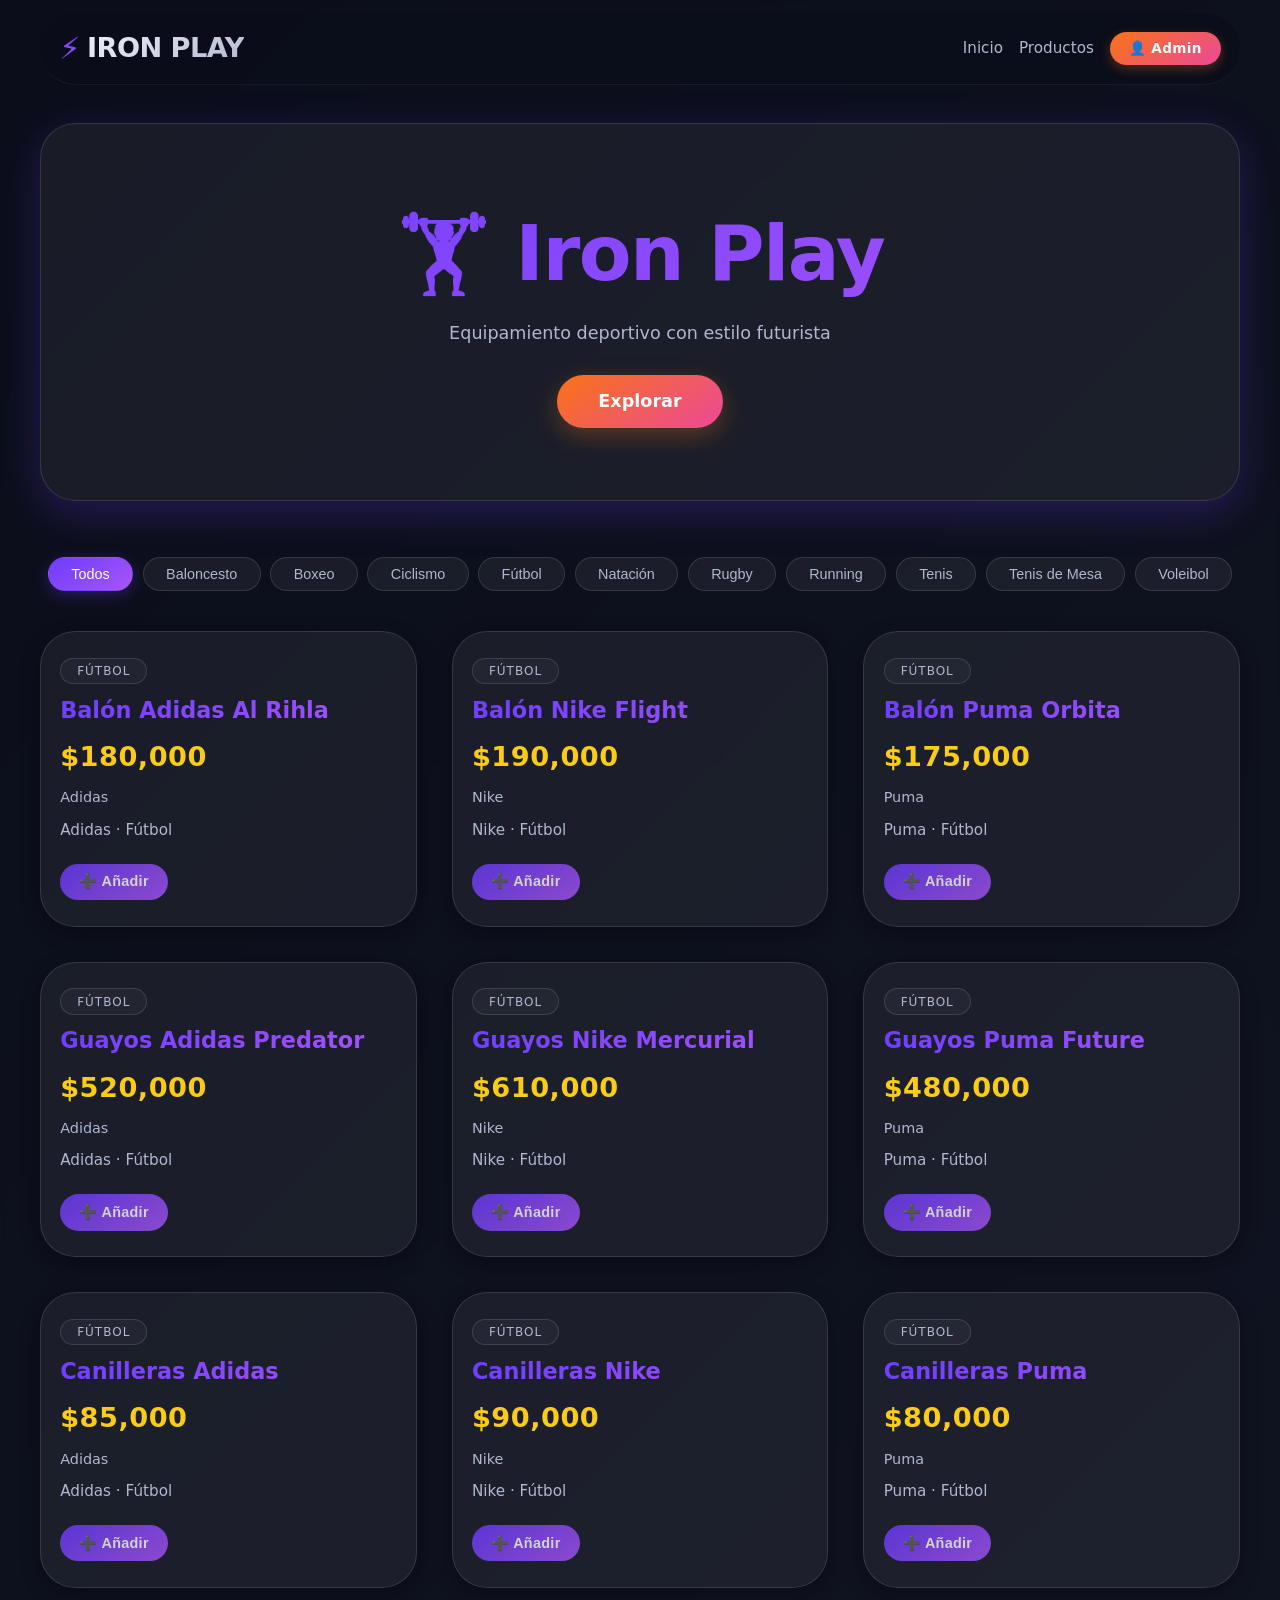
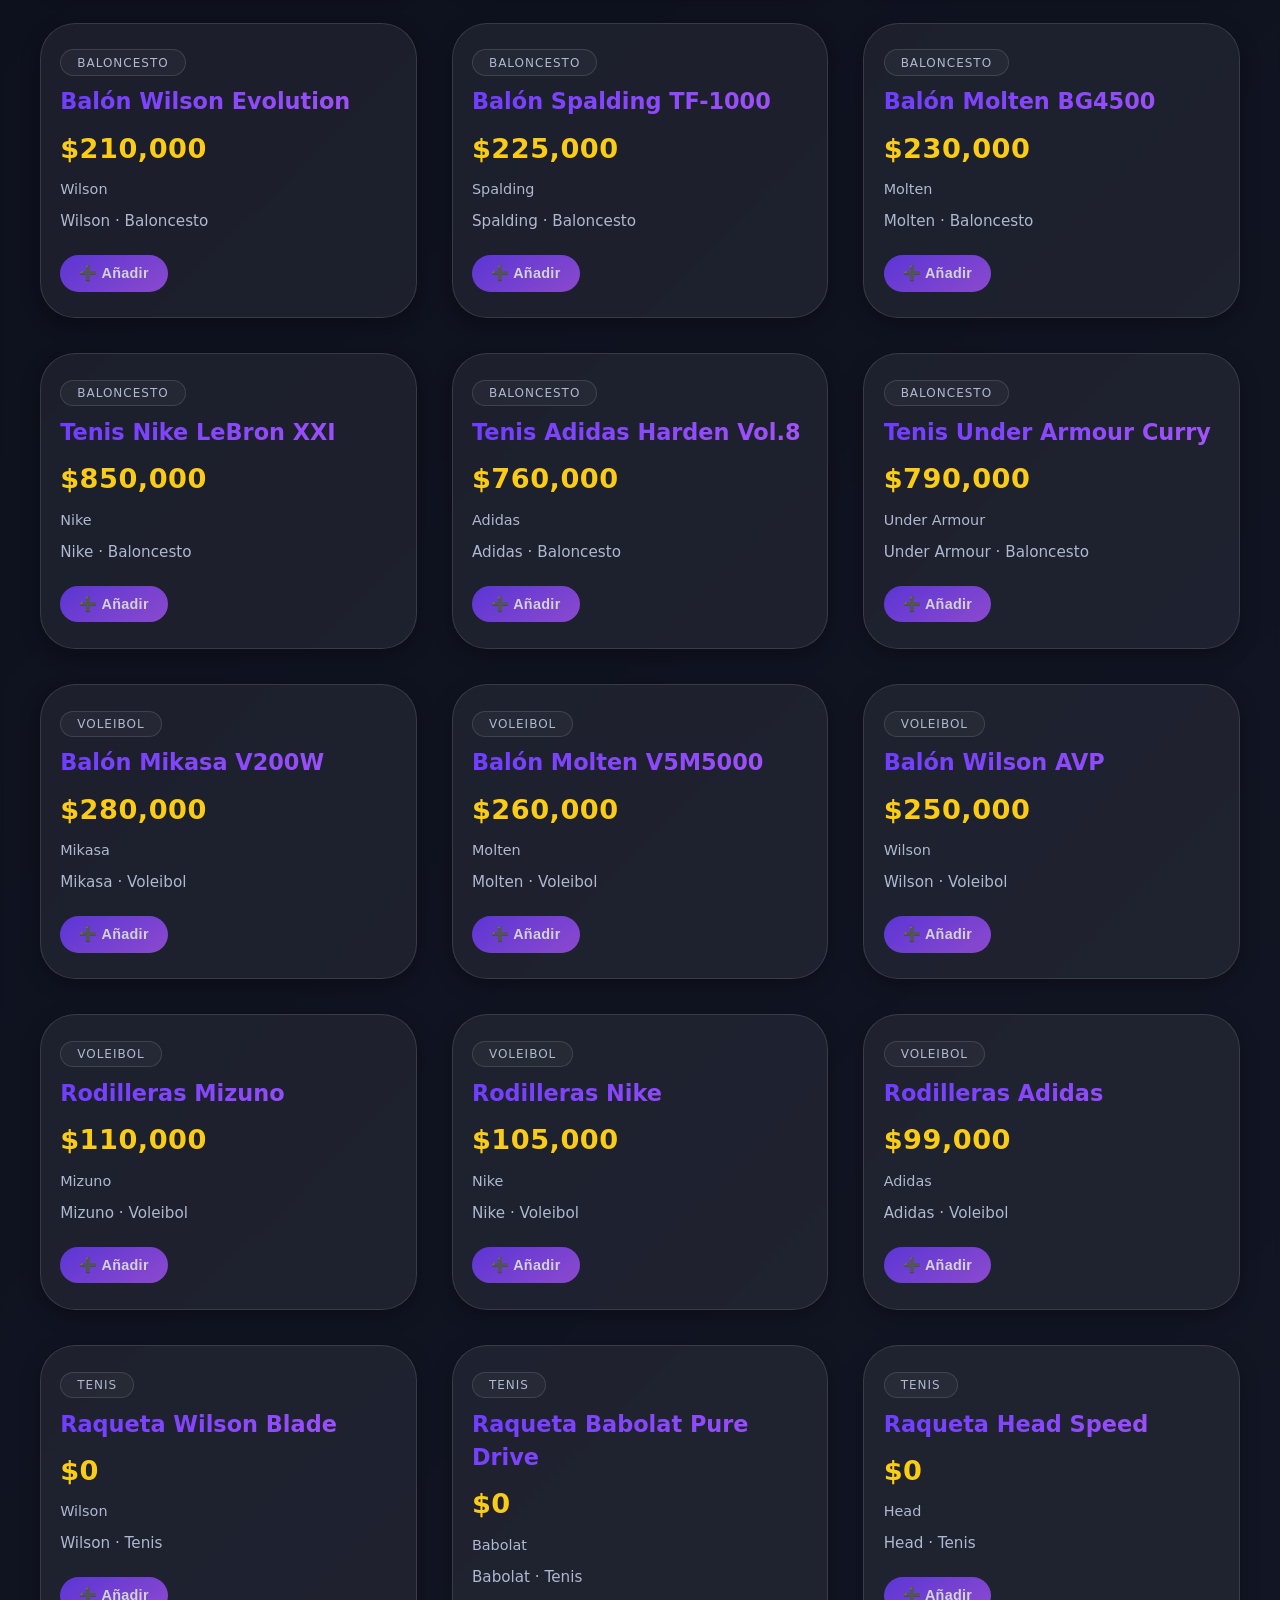
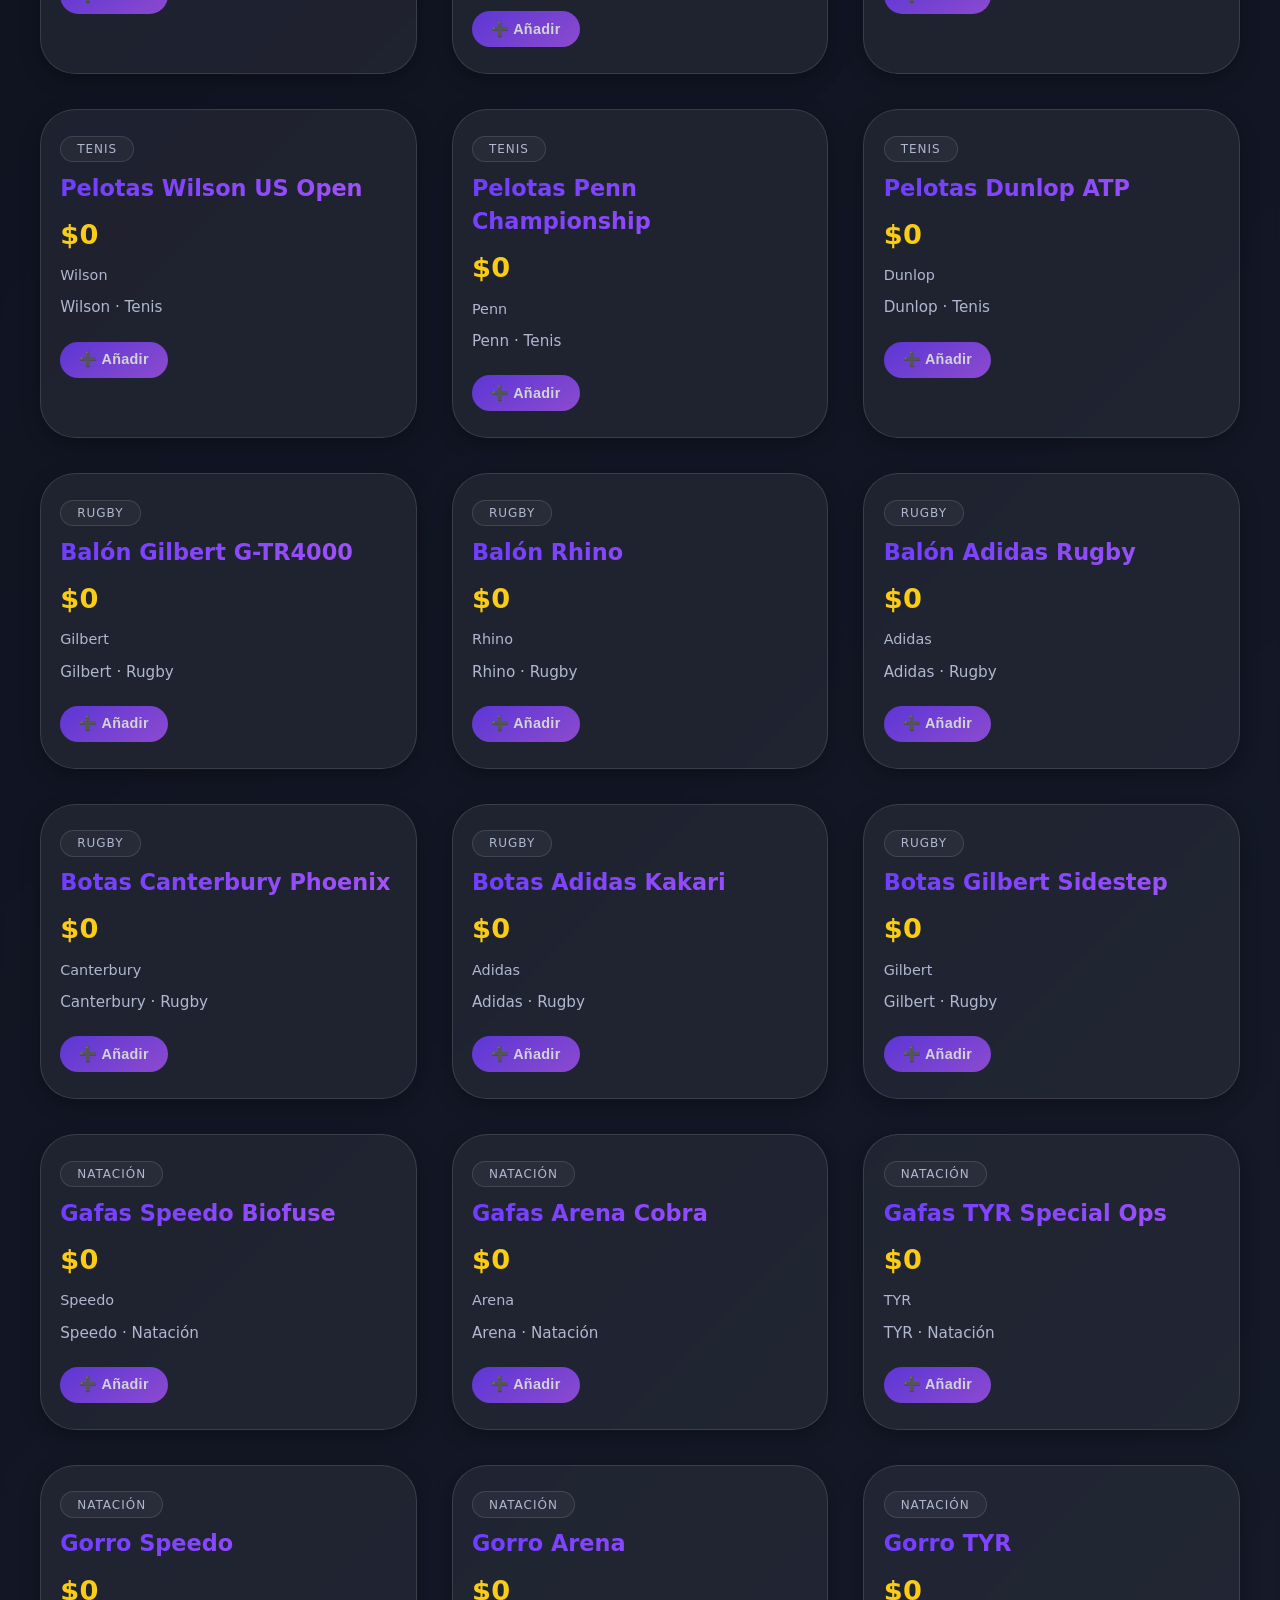
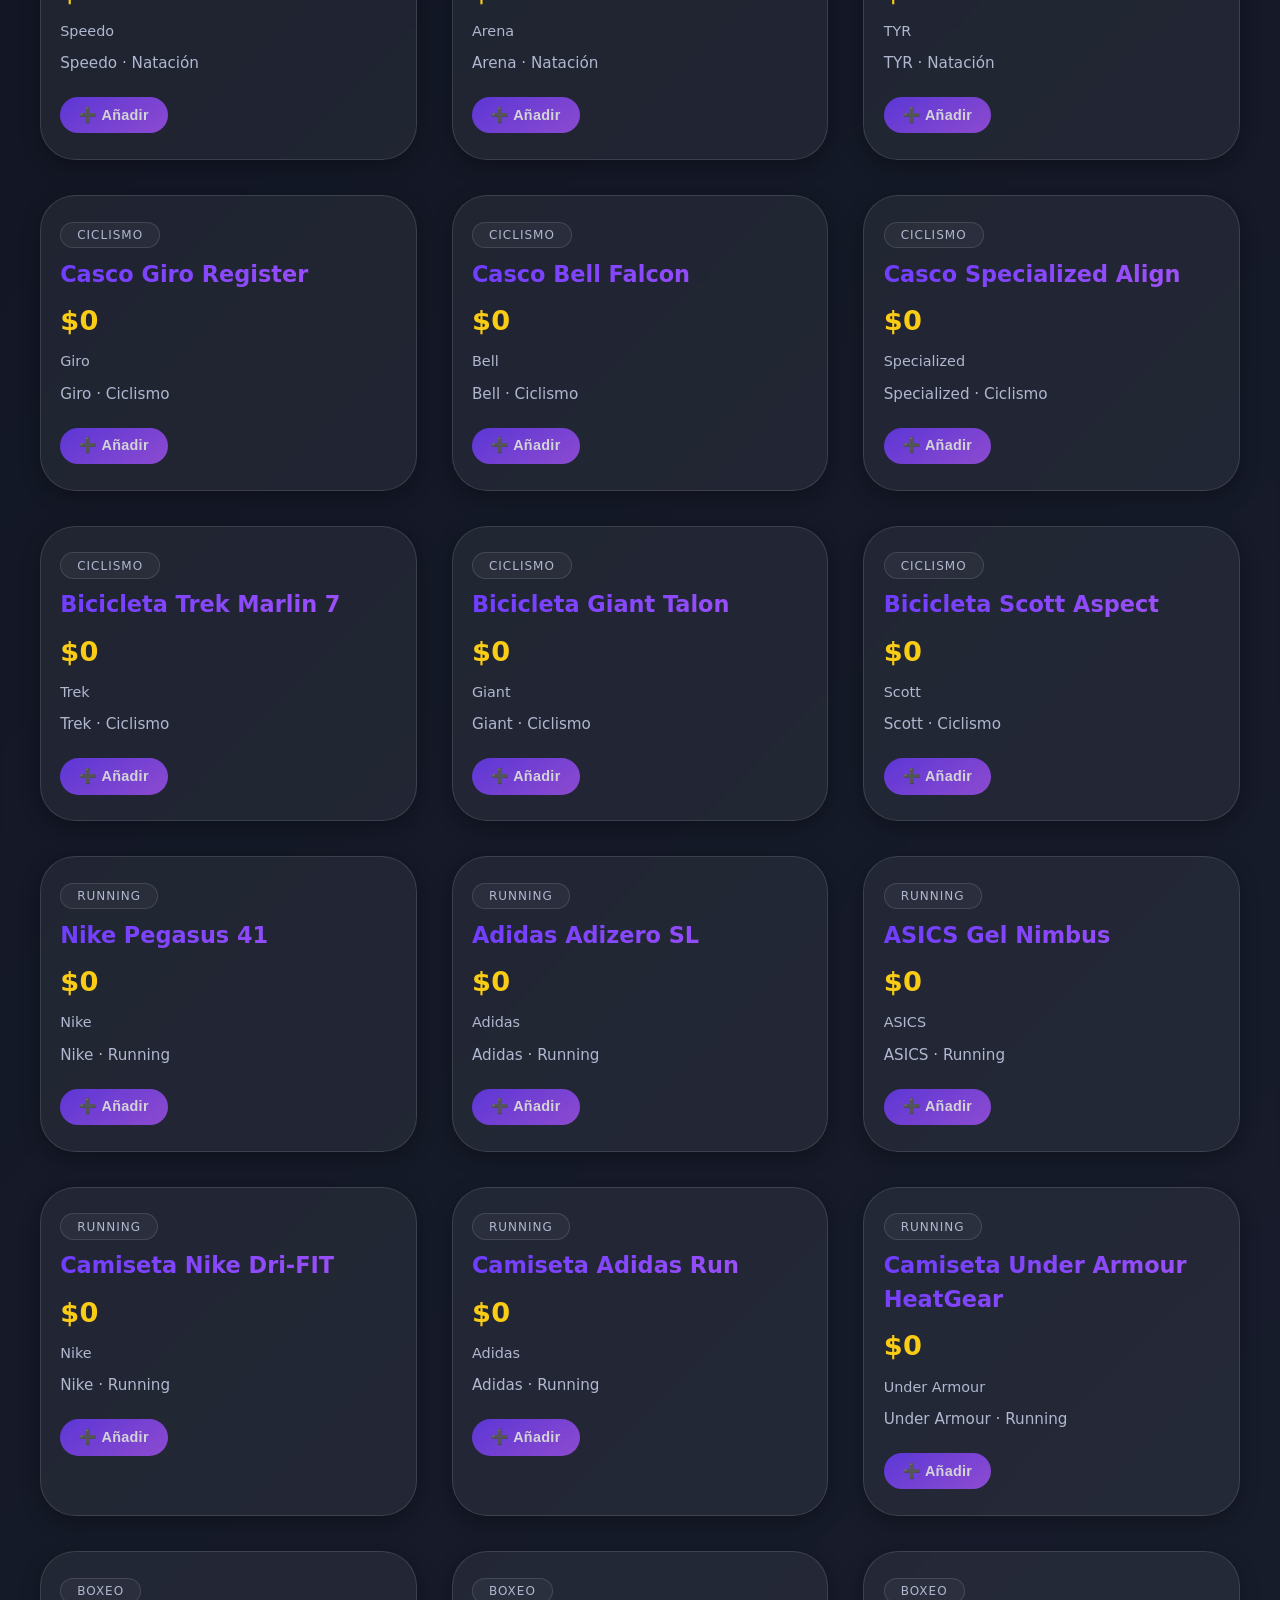
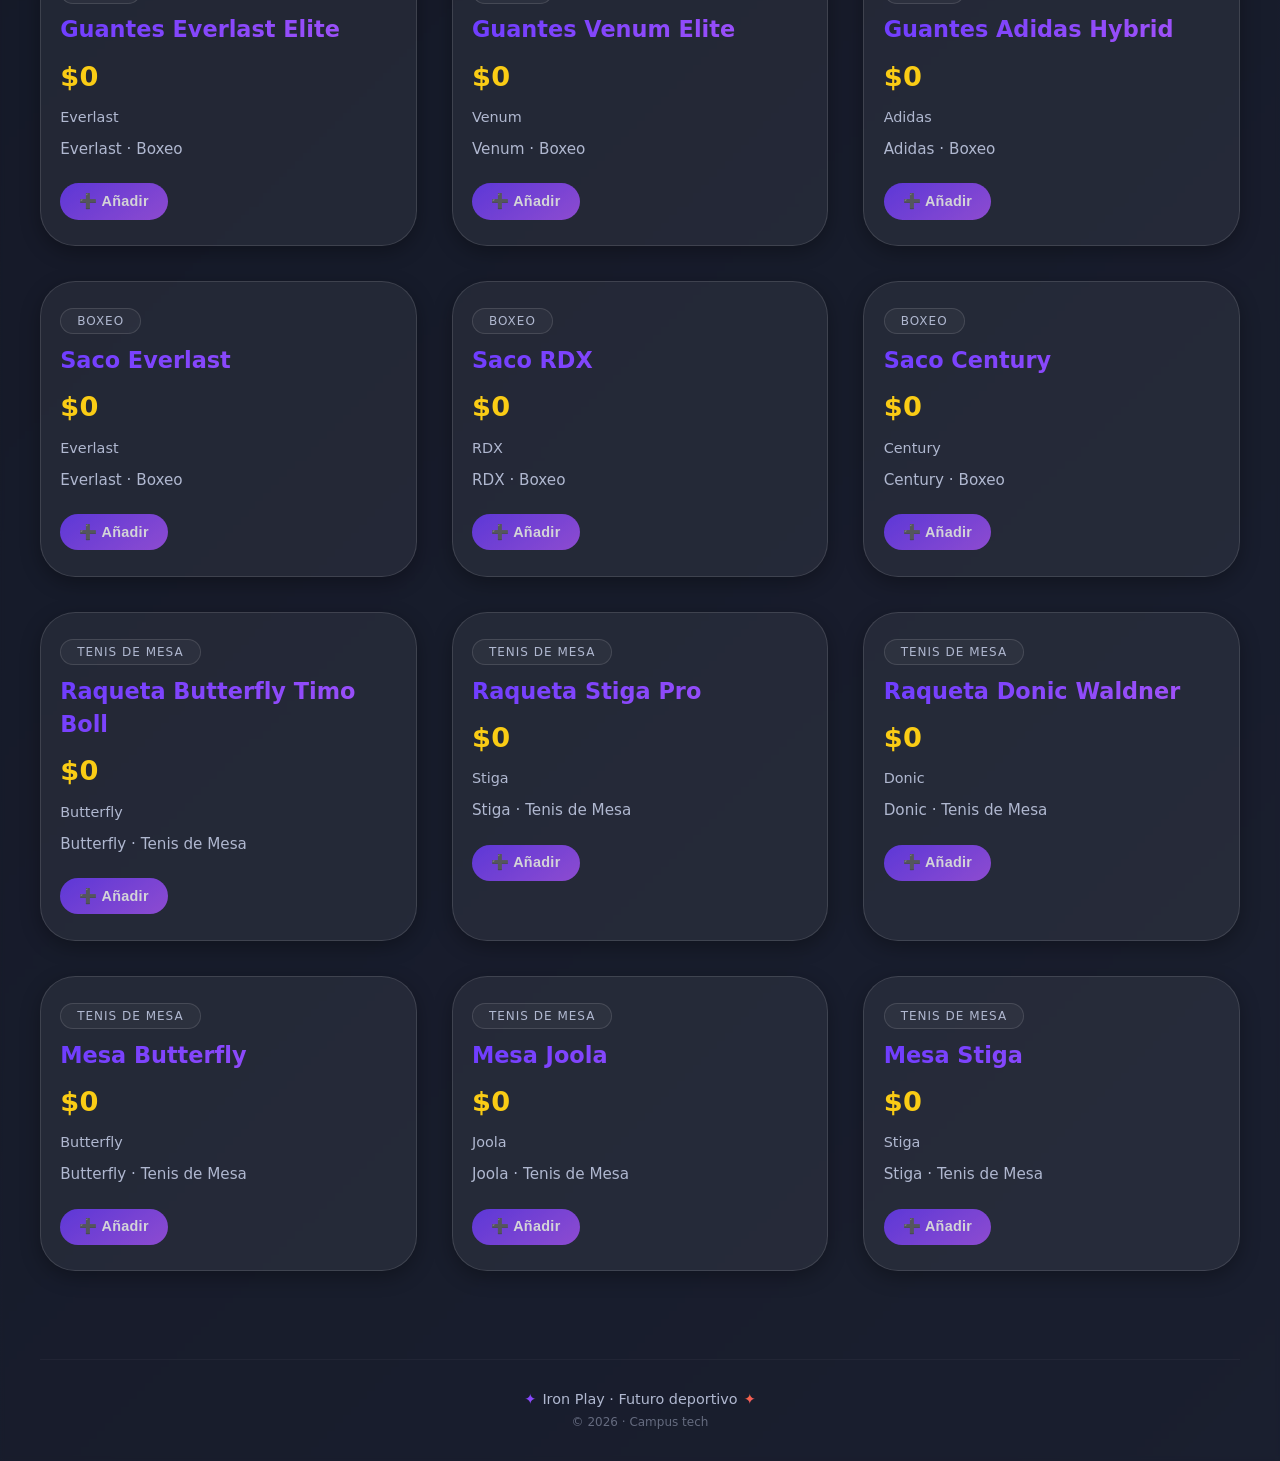
<file: data-commerce/index.html>
<!-- index.html -->
<!DOCTYPE html>
<html lang="es">
<head>
  <meta charset="UTF-8" />
  <meta name="viewport" content="width=device-width, initial-scale=1.0" />
  <title>Iron Play · Tienda deportiva</title>
  <link rel="stylesheet" href="css/styles.css" />
</head>
<body>
  <iron-header></iron-header>

  <main>
    <section class="hero">
      <h1>🏋️ Iron Play</h1>
      <p>Equipamiento deportivo con estilo futurista</p>
      <a href="#productos" class="btn-cta">Explorar</a>
    </section>

    <section id="productos" class="product-section">
      <div class="filter-bar">
        <button class="filter-btn active" data-categoria="todos">Todos</button>
        <!-- Los botones de filtro se inyectan desde app.js -->
      </div>
      <div class="product-grid">
        <!-- Los productos se inyectan desde app.js -->
      </div>
    </section>
  </main>

  <iron-footer></iron-footer>

  <script type="module" src="js/app.js"></script>
</body>
</html>
</file>
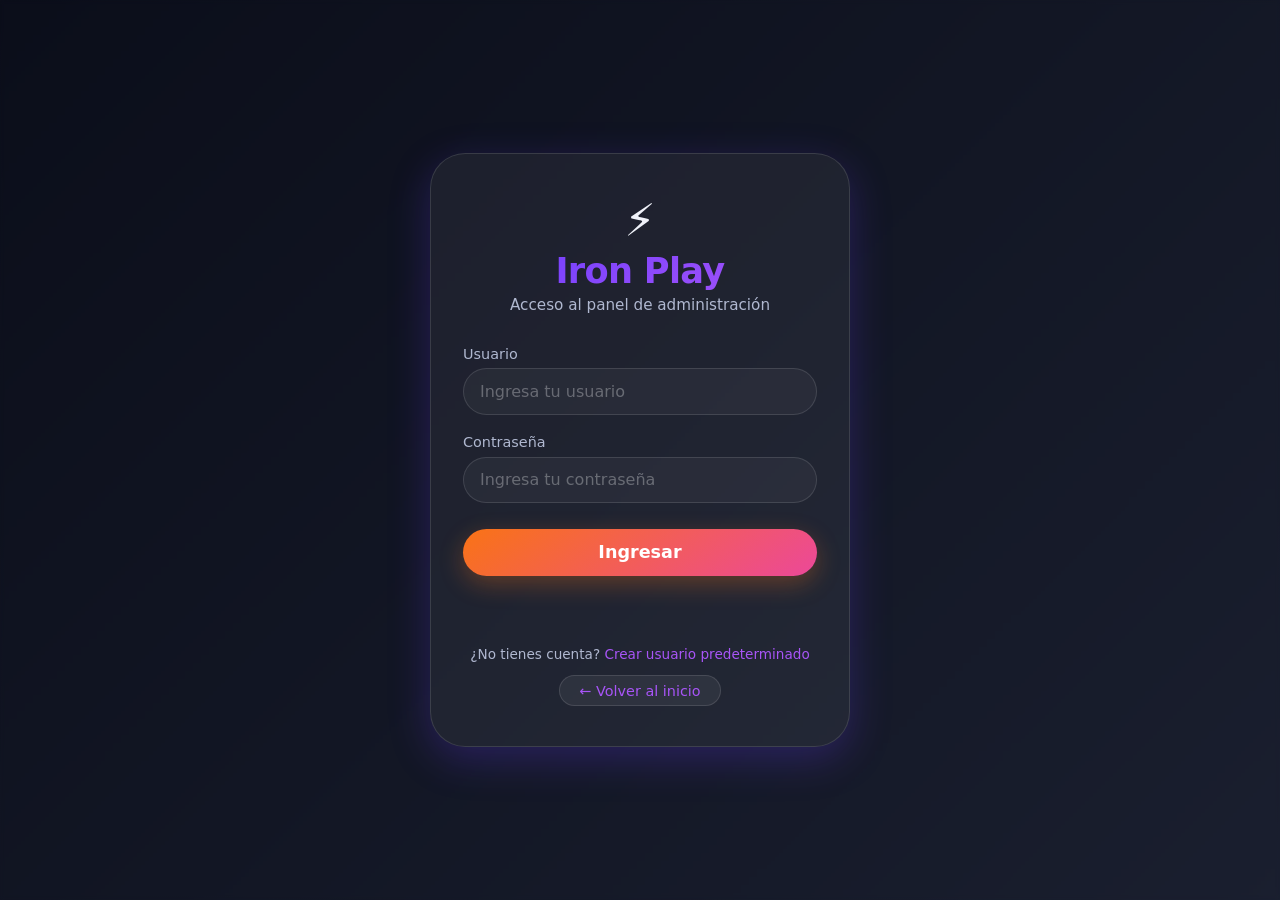
<file: data-commerce/admin.html>
<!DOCTYPE html>
<html lang="es">

<head>
    <meta charset="UTF-8" />
    <meta name="viewport" content="width=device-width, initial-scale=1.0" />
    <title>Dashboard · Iron Play</title>
    <link rel="stylesheet" href="css/admin.css" />
</head>

<body>
    <!-- Header -->
    <header class="admin-header">
        <div class="logo">
            <span class="logo-icon">⚡</span>
            <span>IRON PLAY</span>
            <span class="badge">Admin</span>
        </div>
        <div class="header-actions">
            <button id="marketingBtn" class="btn-marketing">📧 Marketing</button>
            <button id="logoutBtn" class="btn-logout">Cerrar sesión</button>
        </div>
    </header>

    <main class="dashboard">
        <!-- KPIs -->
        <section class="kpi-grid">
            <div class="kpi-card">
                <span class="kpi-label">Total Productos</span>
                <span class="kpi-value" id="totalProducts">-</span>
            </div>
            <div class="kpi-card">
                <span class="kpi-label">Ventas Realizadas</span>
                <span class="kpi-value" id="totalSales">-</span>
            </div>
            <div class="kpi-card">
                <span class="kpi-label">Ingresos Totales</span>
                <span class="kpi-value" id="totalRevenue">-</span>
            </div>
            <div class="kpi-card">
                <span class="kpi-label">Productos con Stock Bajo</span>
                <span class="kpi-value" id="lowStockCount">-</span>
            </div>
        </section>

        <!-- Gráficos -->
        <section class="charts-row">
            <div class="chart-card">
                <h2>Ingresos por Categoría</h2>
                <div class="chart-container" id="categoryChart"></div>
            </div>
            <div class="chart-card">
                <h2>Ventas por Día (últimos 7 días)</h2>
                <div class="chart-container" id="dailyChart"></div>
            </div>
        </section>

        <!-- Tablas -->
        <section class="tables-row">
            <div class="table-card">
                <h2>Productos con Stock Bajo</h2>
                <div class="table-wrapper">
                    <table id="lowStockTable">
                        <thead>
                            <tr>
                                <th>ID</th>
                                <th>Producto</th>
                                <th>Stock</th>
                                <th>Mínimo</th>
                                <th>Ubicación</th>
                            </tr>
                        </thead>
                        <tbody></tbody>
                    </table>
                </div>
            </div>
            <div class="table-card">
                <h2>Últimas Ventas</h2>
                <div class="table-wrapper">
                    <table id="recentSalesTable">
                        <thead>
                            <tr>
                                <th>Fecha</th>
                                <th>Cliente</th>
                                <th>Total</th>
                                <th>Estado</th>
                            </tr>
                        </thead>
                        <tbody></tbody>
                    </table>
                </div>
            </div>
        </section>

        <!-- Modal Marketing -->
        <div id="marketingModal" class="modal-overlay" style="display:none;">
            <div class="modal-card">
                <button class="modal-close" id="closeModalBtn">&times;</button>
                <h2>Envío de Email Marketing</h2>
                <form id="marketingForm">
                    <div class="form-group">
                        <label for="destName">Nombre del destinatario</label>
                        <input type="text" id="destName" placeholder="Ej: Juan Pérez" required />
                    </div>
                    <div class="form-group">
                        <label for="destEmails">Correo(s) electrónico(s)</label>
                        <input type="text" id="destEmails" placeholder="ejemplo@correo.com, otro@correo.com" required />
                        <small style="color: var(--text-secondary); font-size: 0.75rem;">Separa múltiples correos con
                            comas</small>
                    </div>
                    <button type="submit" class="btn-login" style="width:100%;">Enviar correo</button>
                </form>
                <div id="marketingMessage" class="marketing-message"></div>
            </div>
        </div>
    </main>

    <footer class="admin-footer">
        <span>Iron Play · Dashboard de administración</span>
        <span class="footer-meta">© 2026</span>
    </footer>

    <script src="js/admin.js"></script>
</body>

</html>
</file>
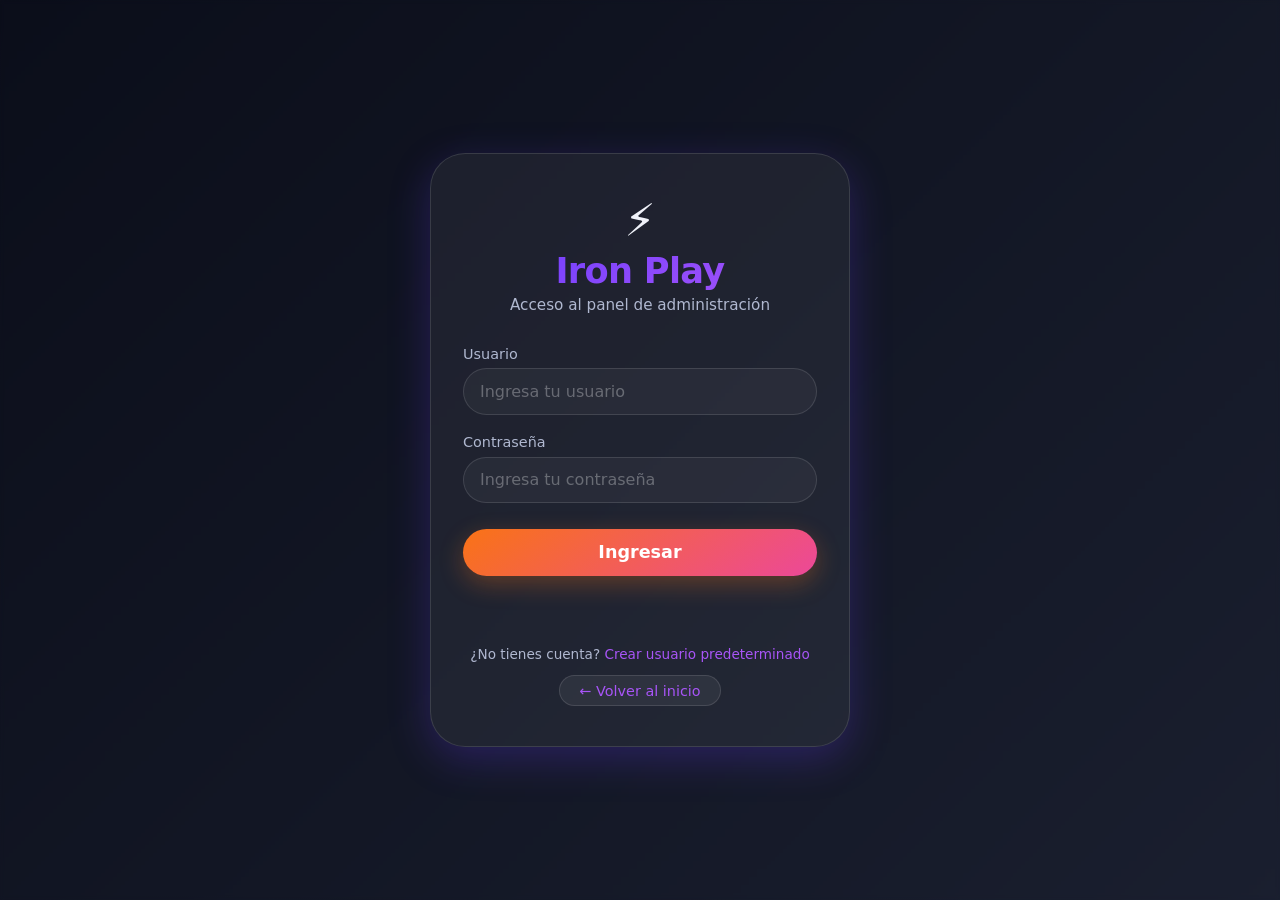
<file: data-commerce/login.html>
<!DOCTYPE html>
<html lang="es">

<head>
    <meta charset="UTF-8" />
    <meta name="viewport" content="width=device-width, initial-scale=1.0" />
    <title>Iniciar Sesión · Iron Play</title>
    <link rel="stylesheet" href="css/login.css" />
</head>

<body>
    <main class="login-container">
        <div class="login-card">
            <div class="login-header">
                <span class="logo-icon">⚡</span>
                <h1>Iron Play</h1>
                <p>Acceso al panel de administración</p>
            </div>

            <form id="loginForm" class="login-form" autocomplete="off">
                <div class="form-group">
                    <label for="username">Usuario</label>
                    <input type="text" id="username" placeholder="Ingresa tu usuario" required />
                </div>
                <div class="form-group">
                    <label for="password">Contraseña</label>
                    <input type="password" id="password" placeholder="Ingresa tu contraseña" required />
                </div>
                <button type="submit" class="btn-login">Ingresar</button>
                <div id="loginError" class="error-message" aria-live="polite"></div>
            </form>

            <p class="login-footer">
                ¿No tienes cuenta? <a href="#" id="createDefaultUser">Crear usuario predeterminado</a>
            </p>

            <!-- Nuevo botón Volver al inicio -->
            <p class="login-footer back-link">
                <a href="index.html" class="btn-back">← Volver al inicio</a>
            </p>
        </div>
    </main>

    <script src="js/login.js"></script>
</body>

</html>
</file>
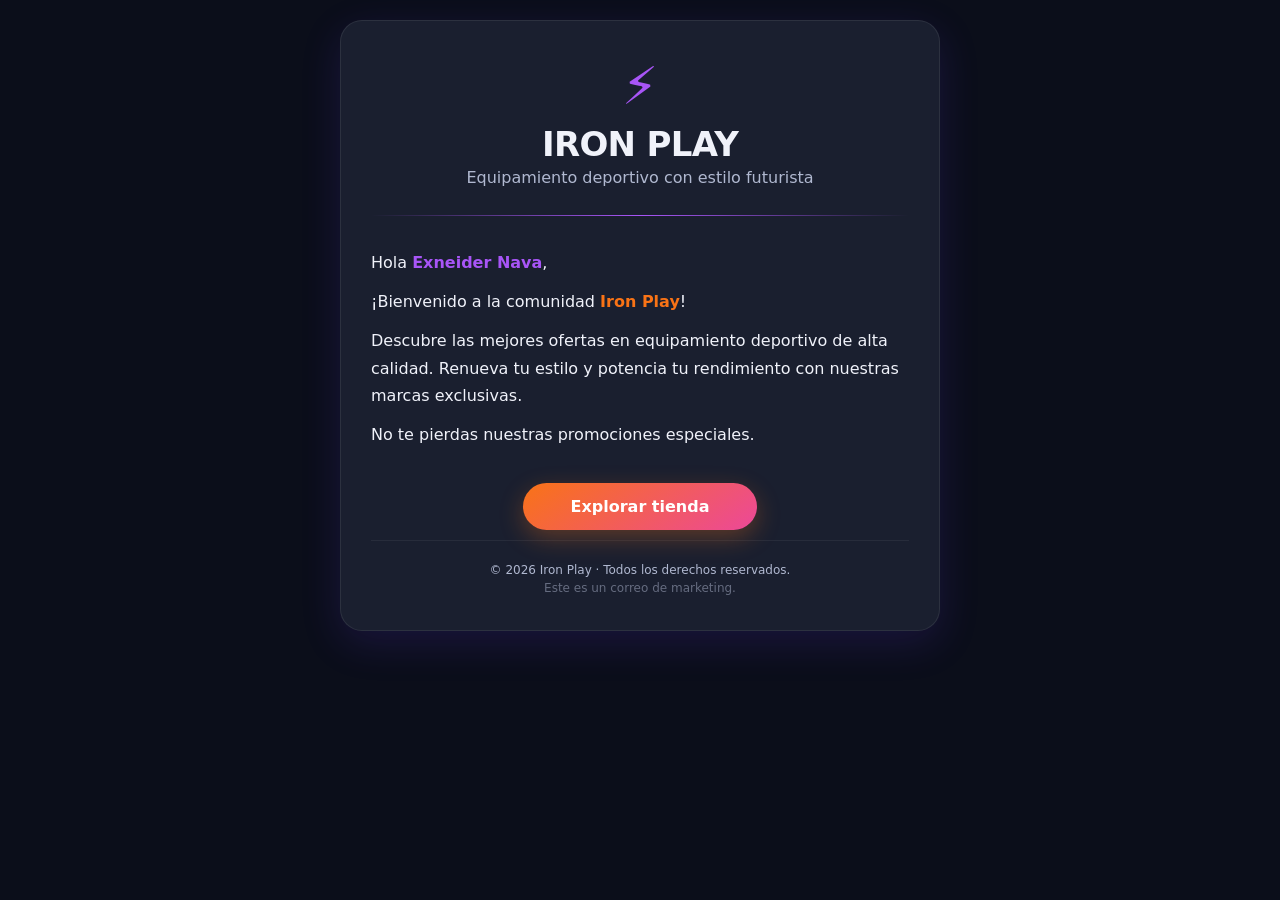
<file: data-commerce/emails/correo-para-Exneider_Nava.html>
<!DOCTYPE html>
<html>
<head>
  <meta charset="UTF-8">
  <meta name="viewport" content="width=device-width, initial-scale=1.0">
  <title>Marketing Iron Play</title>
</head>
<body style="margin:0;padding:0;background-color:#0b0e1a;font-family:'Segoe UI', system-ui, -apple-system, sans-serif;">

  <table width="100%" cellpadding="0" cellspacing="0" border="0" style="background-color:#0b0e1a;padding:20px;">
    <tr>
      <td align="center">
        <table width="600" cellpadding="0" cellspacing="0" border="0" style="background-color:#1a1f2f;border-radius:22px;padding:35px 30px;border:1px solid rgba(255,255,255,0.08);box-shadow:0 12px 40px rgba(108,60,255,0.15);">
          <!-- Logo -->
          <tr>
            <td align="center" style="padding-bottom:10px;">
              <span style="font-size:52px;color:#a855f7;">⚡</span>
              <h1 style="color:#f0f2fa;font-weight:800;font-size:34px;margin:8px 0 4px;letter-spacing:-0.02em;">IRON PLAY</h1>
              <p style="color:#b0b8d0;font-size:16px;margin:0;">Equipamiento deportivo con estilo futurista</p>
            </td>
          </tr>
          <!-- Separador -->
          <tr>
            <td style="padding:10px 0 20px;">
              <hr style="border:0;height:1px;background:linear-gradient(90deg,transparent,#a855f7,transparent);">
            </td>
          </tr>
          <!-- Mensaje -->
          <tr>
            <td style="color:#f0f2fa;font-size:16px;line-height:1.7;padding:5px 0;">
              <p style="margin:0 0 12px;">Hola <strong style="color:#a855f7;">Exneider Nava</strong>,</p>
              <p style="margin:0 0 12px;">¡Bienvenido a la comunidad <strong style="color:#f97316;">Iron Play</strong>!</p>
              <p style="margin:0 0 12px;">Descubre las mejores ofertas en equipamiento deportivo de alta calidad. Renueva tu estilo y potencia tu rendimiento con nuestras marcas exclusivas.</p>
              <p style="margin:0 0 12px;">No te pierdas nuestras promociones especiales.</p>
            </td>
          </tr>
          <!-- Botón CTA -->
          <tr>
            <td align="center" style="padding:18px 0 10px;">
              <a href="#" style="display:inline-block;background:linear-gradient(145deg,#f97316,#ec4899);padding:14px 48px;border-radius:60px;color:#ffffff;text-decoration:none;font-weight:700;font-size:16px;box-shadow:0 8px 24px rgba(249,115,22,0.3);">Explorar tienda</a>
            </td>
          </tr>
          <!-- Pie -->
          <tr>
            <td style="border-top:1px solid rgba(255,255,255,0.06);padding-top:22px;text-align:center;color:#b0b8d0;font-size:12px;">
              <p style="margin:0;">© 2026 Iron Play · Todos los derechos reservados.</p>
              <p style="margin:4px 0 0;opacity:0.5;">Este es un correo de marketing.</p>
            </td>
          </tr>
        </table>
      </td>
    </tr>
  </table>

</body>
</html>
</file>
<file: data-commerce/css/styles.css>
/* css/styles.css */
:root {
    --gradient-bg: linear-gradient(135deg, #0b0e1a 0%, #1a1f2f 100%);
    --gradient-primary: linear-gradient(145deg, #6c3cff, #a855f7);
    --gradient-accent: linear-gradient(145deg, #f97316, #ec4899);
    --glass-bg: rgba(255, 255, 255, 0.06);
    --glass-border: rgba(255, 255, 255, 0.12);
    --text-primary: #f0f2fa;
    --text-secondary: #b0b8d0;
    --font-family: 'Segoe UI', system-ui, -apple-system, sans-serif;
    --spacing: 1.2rem;
    --radius: 2.2rem;
    --shadow-glow: 0 12px 40px rgba(108, 60, 255, 0.25);
  }
  
  * {
    margin: 0;
    padding: 0;
    box-sizing: border-box;
  }
  
  html {
    scroll-behavior: smooth;
  }
  
  body {
    font-family: var(--font-family);
    background: var(--gradient-bg);
    color: var(--text-primary);
    min-height: 100vh;
    display: flex;
    flex-direction: column;
    padding: 0 0.5rem;
    line-height: 1.5;
    backdrop-filter: blur(2px);
  }
  
  main {
    max-width: 1200px;
    margin: 0 auto;
    width: 100%;
    flex: 1;
    padding: 1rem 0 2rem;
  }
  
  .hero {
    text-align: center;
    padding: 3rem 1rem 2.5rem;
    background: var(--glass-bg);
    backdrop-filter: blur(8px);
    border: 1px solid var(--glass-border);
    border-radius: var(--radius);
    margin: 1.2rem 0 2.5rem;
    box-shadow: var(--shadow-glow);
  }
  
  .hero h1 {
    font-size: 2.8rem;
    font-weight: 800;
    letter-spacing: -0.02em;
    background: var(--gradient-primary);
    -webkit-background-clip: text;
    -webkit-text-fill-color: transparent;
    background-clip: text;
    margin-bottom: 0.5rem;
  }
  
  .hero p {
    font-size: 1.1rem;
    color: var(--text-secondary);
    max-width: 400px;
    margin: 0.5rem auto 1.8rem;
  }
  
  .btn-cta {
    display: inline-block;
    padding: 0.85rem 2.6rem;
    background: var(--gradient-accent);
    border: none;
    border-radius: 60px;
    font-weight: 600;
    font-size: 1.1rem;
    color: #fff;
    text-decoration: none;
    box-shadow: 0 8px 24px rgba(249, 115, 22, 0.3);
    transition: transform 0.2s ease, box-shadow 0.2s;
  }
  
  .btn-cta:hover {
    transform: scale(1.03);
    box-shadow: 0 12px 32px rgba(249, 115, 22, 0.5);
  }
  
  .product-section {
    padding: 0.5rem 0;
  }
  
  .filter-bar {
    display: flex;
    flex-wrap: wrap;
    gap: 0.6rem;
    padding: 0.5rem 0 1.5rem;
    justify-content: center;
  }
  
  .filter-btn {
    padding: 0.5rem 1.4rem;
    border-radius: 40px;
    border: 1px solid var(--glass-border);
    background: var(--glass-bg);
    color: var(--text-secondary);
    font-weight: 500;
    font-size: 0.9rem;
    cursor: pointer;
    transition: all 0.2s ease;
    backdrop-filter: blur(4px);
  }
  
  .filter-btn:hover {
    background: rgba(255, 255, 255, 0.12);
    color: var(--text-primary);
  }
  
  .filter-btn.active {
    background: var(--gradient-primary);
    border-color: transparent;
    color: #fff;
    box-shadow: 0 4px 16px rgba(108, 60, 255, 0.3);
  }
  
  .product-grid {
    display: grid;
    grid-template-columns: 1fr;
    gap: 1.8rem;
    padding: 1rem 0;
  }
  
  .product-card {
    background: var(--glass-bg);
    backdrop-filter: blur(6px);
    border: 1px solid var(--glass-border);
    border-radius: 2.2rem;
    padding: 1.6rem 1.2rem;
    transition: all 0.25s ease;
    display: flex;
    flex-direction: column;
    gap: 0.6rem;
    box-shadow: 0 6px 20px rgba(0, 0, 0, 0.3);
  }
  
  .product-card:hover {
    transform: translateY(-6px);
    border-color: rgba(168, 85, 247, 0.5);
    box-shadow: 0 16px 40px rgba(108, 60, 255, 0.25);
  }
  
  .product-card .category-badge {
    font-size: 0.75rem;
    text-transform: uppercase;
    letter-spacing: 1px;
    color: var(--text-secondary);
    background: rgba(255, 255, 255, 0.04);
    padding: 0.2rem 1rem;
    border-radius: 30px;
    display: inline-block;
    align-self: flex-start;
    border: 1px solid var(--glass-border);
  }
  
  .product-card h3 {
    font-size: 1.4rem;
    font-weight: 600;
    background: var(--gradient-primary);
    -webkit-background-clip: text;
    -webkit-text-fill-color: transparent;
    background-clip: text;
  }
  
  .product-card .price {
    font-size: 1.7rem;
    font-weight: 700;
    color: #facc15;
    letter-spacing: 0.5px;
  }
  
  .product-card .marca {
    color: var(--text-secondary);
    font-size: 0.9rem;
  }
  
  .product-card .description {
    color: var(--text-secondary);
    font-size: 0.95rem;
    line-height: 1.5;
  }
  
  .btn-buy {
    margin-top: 0.8rem;
    padding: 0.6rem 1.2rem;
    background: var(--gradient-primary);
    border: none;
    border-radius: 40px;
    font-weight: 600;
    color: white;
    cursor: default;
    align-self: flex-start;
    transition: opacity 0.2s;
    opacity: 0.8;
    font-size: 0.9rem;
    letter-spacing: 0.3px;
  }
  
  .btn-buy:hover {
    opacity: 1;
  }
  
  @media (min-width: 640px) {
    .product-grid {
      grid-template-columns: repeat(2, 1fr);
    }
    .hero h1 {
      font-size: 3.8rem;
    }
  }
  
  @media (min-width: 1024px) {
    .product-grid {
      grid-template-columns: repeat(3, 1fr);
      gap: 2.2rem;
    }
    .hero {
      padding: 4.5rem 2rem;
    }
    .hero h1 {
      font-size: 4.8rem;
    }
  }
  
  iron-header,
  iron-footer {
    display: block;
    width: 100%;
  }
</file>
<file: data-commerce/css/admin.css>
/* css/admin.css */

:root {
    --gradient-bg: linear-gradient(135deg, #0b0e1a 0%, #1a1f2f 100%);
    --gradient-primary: linear-gradient(145deg, #6c3cff, #a855f7);
    --gradient-accent: linear-gradient(145deg, #f97316, #ec4899);
    --glass-bg: rgba(255, 255, 255, 0.06);
    --glass-border: rgba(255, 255, 255, 0.12);
    --text-primary: #f0f2fa;
    --text-secondary: #b0b8d0;
    --font-family: 'Segoe UI', system-ui, -apple-system, sans-serif;
    --radius: 2.2rem;
    --shadow-glow: 0 12px 40px rgba(108, 60, 255, 0.25);
    --spacing: 1.2rem;
}

* {
    margin: 0;
    padding: 0;
    box-sizing: border-box;
}

body {
    font-family: var(--font-family);
    background: var(--gradient-bg);
    color: var(--text-primary);
    min-height: 100vh;
    display: flex;
    flex-direction: column;
    padding: 0 0.5rem;
    line-height: 1.5;
}

/* Header */
.admin-header {
    display: flex;
    justify-content: space-between;
    align-items: center;
    padding: 0.8rem 1.5rem;
    background: rgba(11, 14, 26, 0.7);
    backdrop-filter: blur(12px);
    border-bottom: 1px solid var(--glass-border);
    border-radius: 60px;
    margin: 0.8rem auto 1.5rem;
    max-width: 1200px;
    width: 100%;
    flex-wrap: wrap;
    gap: 0.6rem;
}

.logo {
    display: flex;
    align-items: center;
    gap: 0.4rem;
    font-weight: 700;
    font-size: 1.7rem;
    letter-spacing: -0.02em;
    background: linear-gradient(145deg, #f0f2fa, #b0b8d0);
    -webkit-background-clip: text;
    -webkit-text-fill-color: transparent;
    background-clip: text;
}

.logo-icon {
    font-size: 2rem;
    -webkit-text-fill-color: initial;
    color: #fff;
}

.badge {
    font-size: 0.7rem;
    background: var(--gradient-accent);
    -webkit-text-fill-color: #fff;
    padding: 0.2rem 0.8rem;
    border-radius: 40px;
    font-weight: 600;
    letter-spacing: 0.3px;
    margin-left: 0.2rem;
}

.header-actions {
    display: flex;
    align-items: center;
    gap: 0.8rem;
    flex-wrap: wrap;
}

.btn-marketing {
    background: var(--gradient-primary);
    border: none;
    color: #fff;
    padding: 0.5rem 1.4rem;
    border-radius: 40px;
    font-weight: 600;
    font-size: 0.9rem;
    cursor: pointer;
    box-shadow: 0 4px 16px rgba(108, 60, 255, 0.3);
    transition: transform 0.2s, box-shadow 0.2s;
}

.btn-marketing:hover {
    transform: scale(1.03);
    box-shadow: 0 8px 24px rgba(108, 60, 255, 0.5);
}

.btn-logout {
    background: rgba(255, 255, 255, 0.08);
    border: 1px solid var(--glass-border);
    color: var(--text-secondary);
    padding: 0.5rem 1.4rem;
    border-radius: 40px;
    font-weight: 500;
    font-size: 0.9rem;
    cursor: pointer;
    transition: all 0.2s ease;
    backdrop-filter: blur(4px);
}

.btn-logout:hover {
    background: rgba(255, 255, 255, 0.15);
    color: var(--text-primary);
}

/* Dashboard */
.dashboard {
    max-width: 1200px;
    margin: 0 auto;
    width: 100%;
    flex: 1;
    padding: 0 0 2rem;
    position: relative;
}

/* KPIs */
.kpi-grid {
    display: grid;
    grid-template-columns: 1fr 1fr;
    gap: 1rem;
    margin-bottom: 2.5rem;
}

.kpi-card {
    background: var(--glass-bg);
    backdrop-filter: blur(6px);
    border: 1px solid var(--glass-border);
    border-radius: 1.8rem;
    padding: 1.2rem 1rem;
    text-align: center;
    box-shadow: var(--shadow-glow);
    transition: transform 0.2s;
}

.kpi-card:hover {
    transform: translateY(-4px);
}

.kpi-label {
    display: block;
    font-size: 0.85rem;
    color: var(--text-secondary);
    text-transform: uppercase;
    letter-spacing: 0.5px;
    margin-bottom: 0.3rem;
}

.kpi-value {
    display: block;
    font-size: 2rem;
    font-weight: 700;
    background: var(--gradient-primary);
    -webkit-background-clip: text;
    -webkit-text-fill-color: transparent;
    background-clip: text;
}

/* Gráficos */
.charts-row {
    display: grid;
    grid-template-columns: 1fr;
    gap: 1.8rem;
    margin-bottom: 2.5rem;
}

.chart-card {
    background: var(--glass-bg);
    backdrop-filter: blur(6px);
    border: 1px solid var(--glass-border);
    border-radius: var(--radius);
    padding: 1.5rem 1rem;
    box-shadow: var(--shadow-glow);
}

.chart-card h2 {
    font-size: 1.2rem;
    font-weight: 600;
    margin-bottom: 1.2rem;
    color: var(--text-secondary);
    text-align: center;
}

.chart-container {
    display: flex;
    flex-direction: column;
    gap: 0.8rem;
    padding: 0.2rem 0;
}

.bar-item {
    display: flex;
    align-items: center;
    gap: 0.8rem;
}

.bar-label {
    min-width: 70px;
    font-size: 0.85rem;
    color: var(--text-secondary);
    text-align: right;
}

.bar-track {
    flex: 1;
    height: 1.6rem;
    background: rgba(255, 255, 255, 0.04);
    border-radius: 40px;
    overflow: hidden;
    position: relative;
}

.bar-fill {
    height: 100%;
    background: var(--gradient-primary);
    border-radius: 40px;
    width: 0%;
    transition: width 0.6s ease;
}

.bar-value {
    min-width: 60px;
    font-size: 0.85rem;
    color: var(--text-primary);
    font-weight: 500;
}

/* Tablas */
.tables-row {
    display: grid;
    grid-template-columns: 1fr;
    gap: 1.8rem;
}

.table-card {
    background: var(--glass-bg);
    backdrop-filter: blur(6px);
    border: 1px solid var(--glass-border);
    border-radius: var(--radius);
    padding: 1.5rem 1rem;
    box-shadow: var(--shadow-glow);
}

.table-card h2 {
    font-size: 1.2rem;
    font-weight: 600;
    margin-bottom: 1rem;
    color: var(--text-secondary);
    text-align: center;
}

.table-wrapper {
    overflow-x: auto;
}

table {
    width: 100%;
    border-collapse: collapse;
    font-size: 0.9rem;
}

thead th {
    text-align: left;
    padding: 0.6rem 0.4rem;
    color: var(--text-secondary);
    border-bottom: 1px solid var(--glass-border);
    font-weight: 500;
    letter-spacing: 0.3px;
}

tbody td {
    padding: 0.6rem 0.4rem;
    border-bottom: 1px solid rgba(255, 255, 255, 0.03);
    color: var(--text-primary);
}

tbody tr:hover {
    background: rgba(255, 255, 255, 0.04);
}

/* Footer */
.admin-footer {
    text-align: center;
    padding: 1.8rem 0.8rem;
    margin-top: 2rem;
    border-top: 1px solid rgba(255, 255, 255, 0.04);
    color: var(--text-secondary);
    font-size: 0.9rem;
    max-width: 1200px;
    width: 100%;
    margin-left: auto;
    margin-right: auto;
    display: flex;
    justify-content: space-between;
    flex-wrap: wrap;
    gap: 0.5rem;
}

.footer-meta {
    opacity: 0.5;
    font-size: 0.75rem;
}

/* ----- MODAL MARKETING ----- */
.modal-overlay {
    position: fixed;
    top: 0;
    left: 0;
    width: 100%;
    height: 100%;
    background: rgba(0, 0, 0, 0.6);
    backdrop-filter: blur(6px);
    display: flex;
    align-items: center;
    justify-content: center;
    z-index: 1000;
    padding: 1.5rem;
}

.modal-card {
    background: var(--gradient-bg);
    border: 1px solid var(--glass-border);
    border-radius: var(--radius);
    padding: 2.5rem 2rem;
    max-width: 480px;
    width: 100%;
    box-shadow: var(--shadow-glow);
    position: relative;
}

.modal-close {
    position: absolute;
    top: 1rem;
    right: 1.5rem;
    font-size: 2rem;
    background: none;
    border: none;
    color: var(--text-secondary);
    cursor: pointer;
    transition: color 0.2s;
}

.modal-close:hover {
    color: var(--text-primary);
}

.modal-card h2 {
    font-size: 1.8rem;
    font-weight: 700;
    margin-bottom: 1.5rem;
    text-align: center;
    background: var(--gradient-primary);
    -webkit-background-clip: text;
    -webkit-text-fill-color: transparent;
    background-clip: text;
}

.modal-card .form-group {
    margin-bottom: 1.2rem;
}

.modal-card .form-group label {
    display: block;
    font-weight: 500;
    font-size: 0.9rem;
    color: var(--text-secondary);
    margin-bottom: 0.3rem;
}

.modal-card .form-group input {
    width: 100%;
    padding: 0.8rem 1rem;
    border-radius: 40px;
    border: 1px solid var(--glass-border);
    background: rgba(255, 255, 255, 0.04);
    color: var(--text-primary);
    font-size: 1rem;
    outline: none;
    transition: border-color 0.25s, box-shadow 0.25s;
    font-family: var(--font-family);
}

.modal-card .form-group input:focus {
    border-color: #a855f7;
    box-shadow: 0 0 0 3px rgba(168, 85, 247, 0.25);
}

.modal-card .form-group input::placeholder {
    color: rgba(255, 255, 255, 0.3);
}

.modal-card .btn-login {
    width: 100%;
    margin-top: 0.5rem;
}

.marketing-message {
    margin-top: 1.2rem;
    padding: 0.8rem;
    border-radius: 40px;
    text-align: center;
    font-weight: 500;
    font-size: 1rem;
    display: none;
}

.marketing-message.success {
    display: block;
    background: rgba(74, 222, 128, 0.15);
    color: #4ade80;
    border: 1px solid rgba(74, 222, 128, 0.3);
}

.marketing-message.error {
    display: block;
    background: rgba(248, 113, 113, 0.15);
    color: #f87171;
    border: 1px solid rgba(248, 113, 113, 0.3);
}

/* Responsive */
@media (min-width: 640px) {
    .kpi-grid {
        grid-template-columns: repeat(4, 1fr);
    }

    .charts-row {
        grid-template-columns: 1fr 1fr;
    }

    .tables-row {
        grid-template-columns: 1fr 1fr;
    }

    .bar-label {
        min-width: 90px;
    }
}

@media (max-width: 480px) {
    .admin-header {
        flex-direction: column;
        align-items: stretch;
        text-align: center;
    }

    .logo {
        justify-content: center;
    }

    .header-actions {
        justify-content: center;
    }

    .kpi-value {
        font-size: 1.6rem;
    }

    .modal-card {
        padding: 1.8rem 1.2rem;
    }
}
</file>
<file: data-commerce/css/login.css>
:root {
    --gradient-bg: linear-gradient(135deg, #0b0e1a 0%, #1a1f2f 100%);
    --gradient-primary: linear-gradient(145deg, #6c3cff, #a855f7);
    --gradient-accent: linear-gradient(145deg, #f97316, #ec4899);
    --glass-bg: rgba(255, 255, 255, 0.06);
    --glass-border: rgba(255, 255, 255, 0.12);
    --text-primary: #f0f2fa;
    --text-secondary: #b0b8d0;
    --font-family: 'Segoe UI', system-ui, -apple-system, sans-serif;
    --radius: 2.2rem;
    --shadow-glow: 0 12px 40px rgba(108, 60, 255, 0.25);
}

* {
    margin: 0;
    padding: 0;
    box-sizing: border-box;
}

body {
    font-family: var(--font-family);
    background: var(--gradient-bg);
    color: var(--text-primary);
    min-height: 100vh;
    display: flex;
    align-items: center;
    justify-content: center;
    padding: 1.5rem;
    backdrop-filter: blur(2px);
}

.login-container {
    width: 100%;
    max-width: 420px;
}

.login-card {
    background: var(--glass-bg);
    backdrop-filter: blur(12px);
    border: 1px solid var(--glass-border);
    border-radius: var(--radius);
    padding: 2.5rem 2rem;
    box-shadow: var(--shadow-glow);
    transition: transform 0.25s ease;
}

.login-card:hover {
    transform: translateY(-4px);
}

.login-header {
    text-align: center;
    margin-bottom: 2rem;
}

.logo-icon {
    font-size: 2.8rem;
    display: block;
    margin-bottom: 0.2rem;
}

.login-header h1 {
    font-size: 2.2rem;
    font-weight: 800;
    letter-spacing: -0.02em;
    background: var(--gradient-primary);
    -webkit-background-clip: text;
    -webkit-text-fill-color: transparent;
    background-clip: text;
}

.login-header p {
    color: var(--text-secondary);
    font-size: 0.95rem;
    margin-top: 0.3rem;
}

.login-form {
    display: flex;
    flex-direction: column;
    gap: 1.2rem;
}

.form-group {
    display: flex;
    flex-direction: column;
    gap: 0.4rem;
}

.form-group label {
    font-weight: 500;
    font-size: 0.9rem;
    color: var(--text-secondary);
}

.form-group input {
    padding: 0.8rem 1rem;
    border-radius: 40px;
    border: 1px solid var(--glass-border);
    background: rgba(255, 255, 255, 0.04);
    color: var(--text-primary);
    font-size: 1rem;
    outline: none;
    transition: border-color 0.25s, box-shadow 0.25s;
    font-family: var(--font-family);
}

.form-group input:focus {
    border-color: #a855f7;
    box-shadow: 0 0 0 3px rgba(168, 85, 247, 0.25);
}

.form-group input::placeholder {
    color: rgba(255, 255, 255, 0.3);
}

.btn-login {
    padding: 0.85rem;
    border: none;
    border-radius: 60px;
    background: var(--gradient-accent);
    font-weight: 700;
    font-size: 1.1rem;
    color: #fff;
    cursor: pointer;
    box-shadow: 0 8px 24px rgba(249, 115, 22, 0.3);
    transition: transform 0.2s ease, box-shadow 0.2s;
    margin-top: 0.4rem;
    font-family: var(--font-family);
}

.btn-login:hover {
    transform: scale(1.02);
    box-shadow: 0 12px 32px rgba(249, 115, 22, 0.5);
}

.btn-login:active {
    transform: scale(0.98);
}

.error-message {
    color: #f87171;
    font-size: 0.9rem;
    text-align: center;
    min-height: 1.6rem;
    margin-top: -0.2rem;
    padding: 0.2rem 0;
}

.login-footer {
    text-align: center;
    margin-top: 1.8rem;
    font-size: 0.85rem;
    color: var(--text-secondary);
}

.login-footer a {
    color: #a855f7;
    text-decoration: none;
    font-weight: 500;
    transition: color 0.2s;
}

.login-footer a:hover {
    color: #c084fc;
    text-decoration: underline;
}

/* Nuevo estilo para el botón "Volver al inicio" */
.back-link {
    margin-top: 0.8rem;
}

.btn-back {
    display: inline-block;
    padding: 0.4rem 1.2rem;
    border-radius: 40px;
    background: rgba(255, 255, 255, 0.06);
    border: 1px solid var(--glass-border);
    color: var(--text-secondary);
    font-size: 0.9rem;
    font-weight: 500;
    text-decoration: none;
    transition: all 0.2s ease;
}

.btn-back:hover {
    background: rgba(255, 255, 255, 0.12);
    color: var(--text-primary);
    text-decoration: none;
    border-color: rgba(168, 85, 247, 0.3);
}

/* Responsive */
@media (max-width: 480px) {
    .login-card {
        padding: 1.8rem 1.2rem;
    }

    .login-header h1 {
        font-size: 1.8rem;
    }
}
</file>
